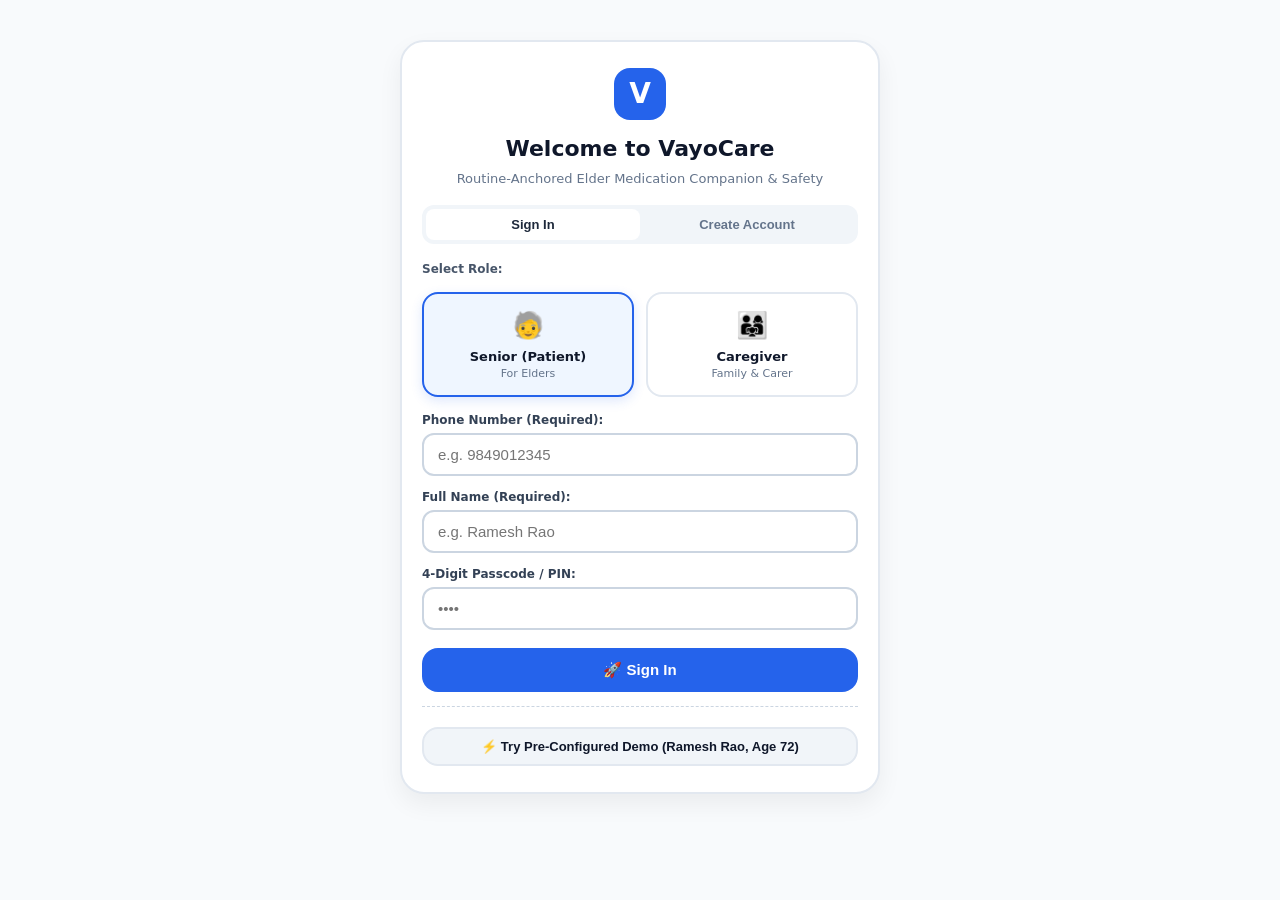
<file: static/index.html>
<!DOCTYPE html>
<html lang="en">
<head>
  <meta charset="UTF-8">
  <meta name="viewport" content="width=device-width, initial-scale=1.0, maximum-scale=1.0, user-scalable=no">
  <meta name="theme-color" content="#2563EB">
  <title>VayoCare - Routine-Anchored Senior Care</title>
  <link rel="manifest" href="/manifest.json">
  <link rel="stylesheet" href="/static/css/style.css">
  <link rel="icon" type="image/png" href="/static/icons/icon-192.png">
  <style>
    .login-overlay {
      position: fixed; inset: 0; background: #F8FAFC; z-index: 1000;
      overflow-y: auto; padding: 20px 16px; display: none;
    }
    .login-card {
      max-width: 480px; margin: 20px auto; background: white;
      border: 2px solid #E2E8F0; border-radius: 24px; padding: 26px 20px;
      box-shadow: 0 10px 25px rgba(0,0,0,0.06); text-align: center;
    }
    .role-grid { display: grid; grid-template-columns: 1fr 1fr; gap: 12px; margin: 14px 0; }
    .role-card {
      border: 2px solid #E2E8F0; border-radius: 16px; padding: 12px 10px;
      cursor: pointer; transition: all 0.2s;
    }
    .role-card.selected {
      border-color: #2563EB; background: #EFF6FF; box-shadow: 0 4px 12px rgba(37,99,235,0.15);
    }
    .input-box { width: 100%; border: 2px solid #CBD5E1; border-radius: 12px; padding: 11px 14px; font-size: 15px; margin-bottom: 12px; box-sizing: border-box; }
    .camera-modal {
      display: none; position: fixed; inset: 0; background: rgba(0,0,0,0.88); z-index: 2000;
      flex-direction: column; align-items: center; justify-content: center; padding: 16px;
    }
    .camera-box { background: white; border-radius: 20px; max-width: 460px; width: 100%; overflow: hidden; }
    .elder-card {
      background: white; border: 2px solid #BFDBFE; border-radius: 24px;
      padding: 22px 16px; text-align: center; box-shadow: 0 6px 18px rgba(37,99,235,0.08); margin-bottom: 18px;
    }
    .hero-badge {
      display: inline-block; background: #EFF6FF; color: #1D4ED8; border: 2px solid #93C5FD;
      padding: 6px 16px; border-radius: 20px; font-size: 16px; font-weight: 800; margin-bottom: 12px;
    }
    .action-grid { display: grid; grid-template-columns: 1fr 1fr; gap: 12px; margin-top: 16px; }
    .action-btn {
      padding: 16px 10px; border-radius: 16px; border: none; font-size: 16px; font-weight: 800;
      cursor: pointer; display: flex; flex-direction: column; align-items: center; justify-content: center; gap: 4px;
    }
    .btn-yes { background: #10B981; color: white; box-shadow: 0 4px 12px rgba(16,185,129,0.3); }
    .btn-no { background: #F1F5F9; color: #334155; border: 2px solid #CBD5E1; }
    .user-tag { background: #EFF6FF; color: #1E40AF; padding: 4px 10px; border-radius: 8px; font-size: 12px; font-weight: 800; }
    .onboarding-chat-box { max-height: 280px; overflow-y: auto; text-align: left; background: #F8FAFC; border: 1px solid #E2E8F0; border-radius: 16px; padding: 14px; margin-bottom: 14px; }
    .chat-bubble-agent { background: #EFF6FF; border: 1px solid #BFDBFE; color: #1E3A8A; padding: 10px 14px; border-radius: 14px; margin-bottom: 10px; font-size: 14px; line-height: 1.4; }
    .chat-bubble-user { background: #10B981; color: white; padding: 10px 14px; border-radius: 14px; margin-bottom: 10px; font-size: 14px; line-height: 1.4; margin-left: 20%; text-align: right; }
    .tab-nav { display: flex; background: white; border-top: 1px solid #E2E8F0; position: fixed; bottom: 0; left: 0; right: 0; z-index: 900; justify-content: space-around; padding: 6px 0; }
    .tab-btn { background: none; border: none; display: flex; flex-direction: column; align-items: center; font-size: 11px; font-weight: 700; color: #64748B; cursor: pointer; padding: 4px 8px; }
    .tab-btn.active { color: #2563EB; }
    .card-box { background: white; border: 1px solid #E2E8F0; border-radius: 20px; padding: 18px 16px; margin-bottom: 16px; box-shadow: 0 4px 12px rgba(0,0,0,0.03); }
  </style>
</head>
<body>

  <!-- Accessible Skip Link -->
  <a href="#main-content" class="skip-link">Skip to main content</a>

  <!-- ==================== AUTH & REGISTRATION SCREEN ==================== -->
  <div id="loginOverlay" class="login-overlay" role="dialog" aria-modal="true" aria-labelledby="loginTitle">
    <div class="login-card">
      <div style="width: 52px; height: 52px; border-radius: 16px; background: #2563EB; color: white; display: flex; align-items: center; justify-content: center; font-size: 28px; font-weight: bold; margin: 0 auto 12px;">V</div>
      <h2 id="loginTitle" style="font-size: 22px; font-weight: 900; margin-bottom: 4px;">Welcome to VayoCare</h2>
      <p style="font-size: 13px; color: #64748B; margin-bottom: 16px;">Routine-Anchored Elder Medication Companion & Safety</p>

      <!-- Auth Mode Switcher -->
      <div style="display: flex; background: #F1F5F9; border-radius: 12px; padding: 4px; margin-bottom: 16px;">
        <button id="authTabLogin" onclick="setAuthMode('login')" style="flex: 1; padding: 8px; border: none; border-radius: 8px; font-weight: 800; font-size: 13px; background: white; color: #1E293B; cursor: pointer;">Sign In</button>
        <button id="authTabRegister" onclick="setAuthMode('register')" style="flex: 1; padding: 8px; border: none; border-radius: 8px; font-weight: 800; font-size: 13px; background: none; color: #64748B; cursor: pointer;">Create Account</button>
      </div>

      <!-- Role Selection -->
      <div style="text-align: left; margin-bottom: 4px; font-weight: 700; font-size: 12px; color: #475569;">Select Role:</div>
      <div class="role-grid" role="radiogroup" aria-label="Role Selection">
        <div id="roleSelectPatient" class="role-card selected" onclick="selectRole('patient')" role="radio" aria-checked="true" tabindex="0">
          <span style="font-size: 26px;" aria-hidden="true">🧓</span>
          <div style="font-weight: 800; font-size: 13px; margin-top: 2px;">Senior (Patient)</div>
          <div style="font-size: 11px; color: #64748B;">For Elders</div>
        </div>
        <div id="roleSelectCaregiver" class="role-card" onclick="selectRole('caregiver')" role="radio" aria-checked="false" tabindex="0">
          <span style="font-size: 26px;" aria-hidden="true">👨‍👩‍👧</span>
          <div style="font-weight: 800; font-size: 13px; margin-top: 2px;">Caregiver</div>
          <div style="font-size: 11px; color: #64748B;">Family & Carer</div>
        </div>
      </div>

      <!-- Form Inputs -->
      <div style="text-align: left;">
        <label for="authPhone" style="display: block; margin-bottom: 4px; font-weight: 700; font-size: 12px; color: #334155;">Phone Number (Required):</label>
        <input type="tel" id="authPhone" class="input-box" placeholder="e.g. 9849012345" required>

        <label for="authName" style="display: block; margin-bottom: 4px; font-weight: 700; font-size: 12px; color: #334155;">Full Name (Required):</label>
        <input type="text" id="authName" class="input-box" placeholder="e.g. Ramesh Rao" required>

        <div id="registerFields" style="display: none;">
          <div id="patientRegisterFields" style="display: grid; grid-template-columns: 1fr 1fr; gap: 10px;">
            <div>
              <label for="authAge" style="display: block; margin-bottom: 4px; font-weight: 700; font-size: 12px; color: #334155;">Age:</label>
              <input type="number" id="authAge" class="input-box" placeholder="e.g. 72">
            </div>
            <div>
              <label for="authGender" style="display: block; margin-bottom: 4px; font-weight: 700; font-size: 12px; color: #334155;">Gender:</label>
              <select id="authGender" class="input-box">
                <option value="Male">Male</option>
                <option value="Female">Female</option>
                <option value="Other">Other</option>
              </select>
            </div>
          </div>

          <div id="caregiverRegisterFields" style="display: none;">
            <label for="authEmail" style="display: block; margin-bottom: 4px; font-weight: 700; font-size: 12px; color: #334155;">Email (Required for Caregivers):</label>
            <input type="email" id="authEmail" class="input-box" placeholder="e.g. caregiver@family.com">
          </div>
        </div>

        <label for="authPasscode" style="display: block; margin-bottom: 4px; font-weight: 700; font-size: 12px; color: #334155;">4-Digit Passcode / PIN:</label>
        <input type="password" id="authPasscode" class="input-box" placeholder="••••" maxlength="6" required>
      </div>

      <button id="authSubmitBtn" class="btn-primary" onclick="handleAuthSubmit()" style="width: 100%; padding: 13px; font-size: 15px; margin-top: 6px;">
        🚀 Sign In
      </button>

      <!-- Demo Account Quick Loader -->
      <div id="demoOptionDiv" style="margin-top: 14px; border-top: 1px dashed #CBD5E1; padding-top: 12px;">
        <button class="btn-secondary" onclick="loginDemoProfile()" style="width: 100%; padding: 10px; font-size: 13px;">
          ⚡ Try Pre-Configured Demo (Ramesh Rao, Age 72)
        </button>
      </div>
    </div>
  </div>

  <!-- ==================== CAMERA / OCR MODAL ==================== -->
  <div id="cameraModal" class="camera-modal" role="dialog" aria-modal="true" aria-label="Camera Capture">
    <div class="camera-box">
      <div style="padding: 12px 16px; background: #1E293B; color: white; display: flex; justify-content: space-between; align-items: center;">
        <span style="font-weight: 800; font-size: 14px;">📸 Prescription / Strip Scanner</span>
        <button onclick="closeCameraModal()" aria-label="Close Camera" style="background: none; border: none; color: white; font-size: 20px; cursor: pointer;">✕</button>
      </div>
      <div style="position: relative; background: #000; min-height: 260px; max-height: 320px; display: flex; align-items: center; justify-content: center;">
        <video id="cameraVideo" autoplay playsinline style="width: 100%; max-height: 320px; object-fit: cover;"></video>
        <canvas id="cameraCanvas" style="display: none;"></canvas>
      </div>
      <div style="padding: 12px; display: flex; gap: 8px; background: #F8FAFC;">
        <button onclick="captureCameraPhoto()" class="btn-primary" style="flex: 2; padding: 11px; font-size: 14px;">📸 Snap Photo</button>
        <label for="fallbackFileInput" class="btn-secondary" style="flex: 1; padding: 11px; font-size: 13px; text-align: center; cursor: pointer; margin: 0;">📁 Gallery</label>
        <input type="file" id="fallbackFileInput" accept="image/*" style="display: none;" onchange="handleFileFallback(this)">
      </div>
    </div>
  </div>

  <!-- ==================== HEADER ==================== -->
  <header class="app-header">
    <div class="brand-wrapper">
      <div class="brand-logo" aria-hidden="true">V</div>
      <div>
        <h1 class="brand-title">VayoCare</h1>
        <p class="brand-subtitle" id="userStatusTag">Senior Mode</p>
      </div>
    </div>
    <div style="display: flex; align-items: center; gap: 6px;">
      <button onclick="toggleLargeText()" aria-label="Toggle larger font size" class="btn-pill" style="font-size: 12px; font-weight: 800; padding: 5px 8px;">A+</button>
      <button onclick="toggleHighContrast()" aria-label="Toggle high contrast accessibility mode" class="btn-pill" style="font-size: 12px; font-weight: 800; padding: 5px 8px;">🌓</button>
      <button onclick="logoutUser()" class="btn-pill" style="font-size: 11px; padding: 5px 8px; background: #F1F5F9; border: 1px solid #CBD5E1;">Log Out</button>
      <div class="lang-selector-group" role="group" aria-label="Language Selector">
        <button class="lang-btn active" data-lang="en" onclick="setAppLanguage('en')" aria-label="Switch to English">EN</button>
        <button class="lang-btn" data-lang="hi" onclick="setAppLanguage('hi')" aria-label="Switch to Hindi">हिंदी</button>
        <button class="lang-btn" data-lang="te" onclick="setAppLanguage('te')" aria-label="Switch to Telugu">తెలుగు</button>
      </div>
    </div>
  </header>

  <main class="container" id="main-content" style="padding-bottom: 70px;">

    <!-- ==================== CONVERSATIONAL ONBOARDING VIEW ==================== -->
    <div id="seniorOnboardingView" style="display: none;">
      <div class="card-box" style="border: 2px solid #3B82F6;">
        <h2 style="font-size: 18px; font-weight: 900; color: #1D4ED8; margin-bottom: 6px;">🎙️ Health Circle Onboarding</h2>
        <p style="font-size: 13px; color: #475569; margin-bottom: 12px;">Speak or type your daily routine. We will set up your personalized reminders in under 1 minute.</p>
        
        <div id="onboardingChatLog" class="onboarding-chat-box"></div>

        <div style="display: flex; gap: 8px; align-items: center;">
          <input type="text" id="onboardingInputText" class="input-box" placeholder="Speak or type your answer..." style="margin-bottom: 0; flex: 1;">
          <button id="onboardingMicBtn" class="btn-pill" onclick="toggleOnboardingVoice()" style="padding: 11px 14px; font-size: 18px; background: #EFF6FF; border: 2px solid #93C5FD;">🎙️</button>
          <button class="btn-primary" onclick="sendOnboardingStep()" style="padding: 11px 16px; font-size: 14px;">Send</button>
        </div>

        <div id="onboardingPhotoPrompt" style="display: none; margin-top: 16px; background: #EFF6FF; border: 1px dashed #3B82F6; border-radius: 14px; padding: 14px; text-align: center;">
          <h4 style="font-size: 14px; font-weight: 800; color: #1E40AF; margin-bottom: 4px;">📸 Optional: Add Prescription or Tablet Strip Photos</h4>
          <p style="font-size: 12px; color: #3B82F6; margin-bottom: 10px;">Our AI verifies chemical salts and checks for missing medicines.</p>
          <div style="display: flex; gap: 8px; justify-content: center;">
            <button class="btn-primary" onclick="openCameraModal('onboarding')" style="padding: 8px 14px; font-size: 13px;">📸 Snap / Upload Photo</button>
            <button class="btn-secondary" onclick="finishOnboardingDirectly()" style="padding: 8px 14px; font-size: 13px;">Skip to Dashboard</button>
          </div>
        </div>
      </div>
    </div>

    <!-- ==================== 1. SENIOR VIEW (5 TABS) ==================== -->
    <div id="seniorSection">
      
      <!-- Pending Elder Approvals Banner -->
      <div id="elderConsentBanner" style="display: none; background: #FFFBEB; border: 2px solid #F59E0B; border-radius: 16px; padding: 14px; margin-bottom: 16px;">
        <h4 style="color: #B45309; font-weight: 800; font-size: 14px; margin-bottom: 4px;">⚠️ Caregiver Proposed a New Medicine</h4>
        <p style="font-size: 12px; color: #92400E; margin-bottom: 8px;">Do you approve adding this medication to your scheduled routine?</p>
        <div id="pendingMedsList"></div>
      </div>

      <!-- Tab 1: Today (Companion Check-in) -->
      <section id="senior-today" class="tab-content active" aria-label="Senior Today View">
        <div class="elder-card">
          <div class="hero-badge" id="heroPillLabel">💊 Daily Medicine Check-in</div>
          
          <div class="companion-bubble" id="companionSpeechBubble" role="status" aria-live="polite" style="font-size: 17px; line-height: 1.5; text-align: center; border-left: none; background: #F0FDF4; color: #166534; border: 2px solid #BBF7D0; padding: 16px; border-radius: 18px;">
            "Have you finished your meal? Did you take your scheduled medicine?"
          </div>

          <div class="mic-wrapper" style="margin: 16px auto 10px;">
            <button id="micBtn" class="btn-mic" onclick="toggleVoiceInput()" aria-label="Tap to speak into microphone">🎙️</button>
            <p class="mic-hint" id="i18n-micHint" style="font-size: 15px; margin-top: 6px;">Tap to Speak to Companion</p>
            <span class="voice-status-pill" id="voiceStatusPill" role="status" aria-live="polite">Ready • Microphone Active</span>
          </div>

          <div class="action-grid">
            <button class="action-btn btn-yes" onclick="submitQuickDose('taken')" aria-label="Confirm dose taken">
              <span style="font-size: 22px;" aria-hidden="true">✅</span>
              <span id="i18n-btnTaken">Yes, Taken<br><small style="font-size:11px; font-weight:600;">(Confirmed)</small></span>
            </button>
            <button class="action-btn btn-no" onclick="submitQuickDose('skipped')" aria-label="Postpone or skip dose">
              <span style="font-size: 22px;" aria-hidden="true">⏰</span>
              <span id="i18n-btnLater">Take Later<br><small style="font-size:11px; font-weight:600;">(Remind Soon)</small></span>
            </button>
          </div>
        </div>

        <div class="section-header" style="margin-top: 18px;">
          <h2 class="section-title" id="i18n-todayMedsHeading">Today's Essential Medicines</h2>
        </div>
        <div id="medicationsList" class="med-list-container" role="feed" aria-label="Active Medicines Feed"></div>
      </section>

      <!-- Tab 2: Medicines Inventory -->
      <section id="senior-medicines" class="tab-content" aria-label="Senior Medicines Inventory" style="display: none;">
        <div class="card-box">
          <div style="display: flex; justify-content: space-between; align-items: center; margin-bottom: 12px;">
            <h2 style="font-size: 17px; font-weight: 800;">💊 Your Medication Inventory</h2>
            <button class="btn-primary" onclick="openCameraModal('rx_audit')" style="padding: 7px 12px; font-size: 12px;">📸 Scan New Rx</button>
          </div>
          <div id="fullMedicinesList"></div>
        </div>
      </section>

      <!-- Tab 3: History & Adherence Stats -->
      <section id="senior-history" class="tab-content" aria-label="Senior History & Stats" style="display: none;">
        <div class="card-box">
          <h2 style="font-size: 17px; font-weight: 800; margin-bottom: 12px;">📊 Medication Adherence & Routine Consistency</h2>
          <div style="display: grid; grid-template-columns: 1fr 1fr; gap: 10px; margin-bottom: 16px;">
            <div style="background: #EFF6FF; border: 1px solid #BFDBFE; border-radius: 14px; padding: 14px; text-align: center;">
              <div style="font-size: 28px; font-weight: 900; color: #1D4ED8;" id="seniorAdherenceRate">--%</div>
              <div style="font-size: 12px; color: #1E40AF; font-weight: 700;">7-Day Adherence</div>
            </div>
            <div style="background: #F0FDF4; border: 1px solid #BBF7D0; border-radius: 14px; padding: 14px; text-align: center;">
              <div style="font-size: 28px; font-weight: 900; color: #15803D;" id="seniorStreakDays">7</div>
              <div style="font-size: 12px; color: #166534; font-weight: 700;">Day Streak 🔥</div>
            </div>
          </div>
          <h3 style="font-size: 14px; font-weight: 800; margin-bottom: 8px;">Dose History Logs:</h3>
          <div id="seniorDoseHistoryList"></div>
        </div>
      </section>

      <!-- Tab 4: Profile & Caregivers -->
      <section id="senior-profile" class="tab-content" aria-label="Senior Profile & Caregiver Links" style="display: none;">
        <div class="card-box">
          <h2 style="font-size: 17px; font-weight: 800; margin-bottom: 12px;">👤 Patient Health Profile</h2>
          <div id="patientProfileCard" style="background: #F8FAFC; border-radius: 14px; padding: 14px; margin-bottom: 16px;"></div>

          <h3 style="font-size: 15px; font-weight: 800; margin-bottom: 8px;">👨‍👩‍👧 Linked Caregivers & Family:</h3>
          <div id="seniorCaregiversList"></div>
        </div>
      </section>

      <!-- Tab 5: Emergency QR Pass -->
      <section id="senior-emergency" class="tab-content" aria-label="Emergency Pass" style="display: none;">
        <div class="card-box" style="text-align: center;">
          <h2 style="font-size: 17px; font-weight: 900; color: #B91C1C;">🚨 Zero-App Emergency Clinical Pass</h2>
          <p style="font-size: 12px; color: #64748B; margin-bottom: 14px;">Paramedics and ER doctors scan this QR with any camera. No app required.</p>

          <div style="display: inline-block; padding: 14px; background: white; border: 2px solid #CBD5E1; border-radius: 18px; margin-bottom: 12px;">
            <div id="emergencyQrContainer"></div>
          </div>

          <div style="margin-bottom: 14px;">
            <div style="font-size: 12px; font-weight: 700; color: #64748B;">ACTIVE ROLLING ACCESS PIN</div>
            <div id="emergencyRollingPinText" style="font-size: 32px; font-weight: 900; letter-spacing: 4px; color: #1E293B;">------</div>
            <div id="emergencyPinTimerText" style="font-size: 12px; color: #DC2626; font-weight: 700;">Rotates in 60s</div>
          </div>

          <!-- Consent Toggles -->
          <div style="text-align: left; background: #F8FAFC; border: 1px solid #E2E8F0; border-radius: 14px; padding: 12px; margin-bottom: 14px;">
            <h4 style="font-size: 13px; font-weight: 800; margin-bottom: 8px;">🔒 Senior Privacy & Consent Controls:</h4>
            <label style="display: flex; align-items: center; justify-content: space-between; font-size: 13px; margin-bottom: 6px;">
              <span>Share Active Medications & Chemical Salts</span>
              <input type="checkbox" id="consentShareMeds" checked>
            </label>
            <label style="display: flex; align-items: center; justify-content: space-between; font-size: 13px; margin-bottom: 6px;">
              <span>Share Chronic Conditions & Allergies</span>
              <input type="checkbox" id="consentShareConditions" checked>
            </label>
            <label style="display: flex; align-items: center; justify-content: space-between; font-size: 13px;">
              <span>Share Cardiologist & Hospital Contact</span>
              <input type="checkbox" id="consentShareDoctor" checked>
            </label>
          </div>

          <button class="btn-primary" onclick="downloadClinicalPdf()" style="width: 100%; padding: 12px; font-size: 14px; background: #1E3A8A;">
            📄 Download Official Clinical Brief (PDF)
          </button>
        </div>
      </section>

      <!-- Senior Bottom Navigation (5 Tabs) -->
      <nav id="seniorNav" class="tab-nav" aria-label="Senior Navigation">
        <button class="tab-btn active" onclick="switchSeniorTab('today')">
          <span style="font-size: 20px;">🏠</span>
          <span>Today</span>
        </button>
        <button class="tab-btn" onclick="switchSeniorTab('medicines')">
          <span style="font-size: 20px;">💊</span>
          <span>Meds</span>
        </button>
        <button class="tab-btn" onclick="switchSeniorTab('history')">
          <span style="font-size: 20px;">📊</span>
          <span>Stats</span>
        </button>
        <button class="tab-btn" onclick="switchSeniorTab('profile')">
          <span style="font-size: 20px;">👤</span>
          <span>Profile</span>
        </button>
        <button class="tab-btn" onclick="switchSeniorTab('emergency')">
          <span style="font-size: 20px;">🚨</span>
          <span>QR Pass</span>
        </button>
      </nav>

    </div>

    <!-- ==================== 2. CAREGIVER COMMAND HUB ==================== -->
    <div id="caregiverSection" style="display: none;">
      
      <!-- Multi-Senior Switcher & Header -->
      <div class="card-box" style="background: #1E293B; color: white;">
        <div style="display: flex; justify-content: space-between; align-items: center; margin-bottom: 8px;">
          <h2 style="font-size: 16px; font-weight: 800; color: #93C5FD;">👨‍👩‍👧 Caregiver Command Hub</h2>
          <button class="btn-pill" onclick="openAddSeniorModal()" style="font-size: 11px; padding: 4px 10px; background: #3B82F6; color: white; border: none;">+ Add Senior</button>
        </div>
        <div style="font-size: 12px; color: #94A3B8; margin-bottom: 6px;">Managing Senior:</div>
        <select id="cgSeniorSelect" onchange="onCgSelectedSeniorChanged()" class="input-box" style="background: #334155; color: white; border-color: #475569; margin-bottom: 4px;"></select>
      </div>

      <!-- Quick Actions Grid -->
      <div style="display: grid; grid-template-columns: 1fr 1fr; gap: 10px; margin-bottom: 16px;">
        <button class="card-box" onclick="openProposeMedModal()" style="text-align: center; border: 2px dashed #3B82F6; margin-bottom: 0; cursor: pointer;">
          <span style="font-size: 24px;">➕</span>
          <div style="font-weight: 800; font-size: 13px; color: #1E40AF; margin-top: 4px;">Propose Medicine</div>
          <div style="font-size: 11px; color: #64748B;">Requires Senior Consent</div>
        </button>
        <button class="card-box" onclick="openVoiceNoteModal()" style="text-align: center; border: 2px dashed #10B981; margin-bottom: 0; cursor: pointer;">
          <span style="font-size: 24px;">🎙️</span>
          <div style="font-weight: 800; font-size: 13px; color: #065F46; margin-top: 4px;">Add Voice Note</div>
          <div style="font-size: 11px; color: #64748B;">Auto-Anchored via AI</div>
        </button>
      </div>

      <!-- Caregiver Adherence & Safety Insights -->
      <div class="card-box">
        <h3 style="font-size: 15px; font-weight: 800; margin-bottom: 8px;">📈 Live Adherence & Missed Dose Patterns</h3>
        <div id="cgAdherenceSummary" style="font-size: 13px; color: #475569;">Loading clinical metrics...</div>
      </div>

      <!-- Doctor Appointments Manager -->
      <div class="card-box">
        <div style="display: flex; justify-content: space-between; align-items: center; margin-bottom: 8px;">
          <h3 style="font-size: 15px; font-weight: 800;">📅 Upcoming Doctor Appointments</h3>
          <button class="btn-primary" onclick="openAppointmentModal()" style="padding: 5px 10px; font-size: 12px;">+ Add</button>
        </div>
        <div id="cgAppointmentsList"></div>
      </div>

      <!-- Activity Audit Trail -->
      <div class="card-box">
        <h3 style="font-size: 15px; font-weight: 800; margin-bottom: 8px;">🛡️ Immutable Security & Health Audit Trail</h3>
        <div id="cgActivityLogsList"></div>
      </div>

      <!-- Unlink Senior Option -->
      <div style="text-align: center; margin-top: 20px;">
        <button onclick="unlinkCurrentSenior()" class="btn-pill" style="color: #DC2626; border: 1px solid #FCA5A5; background: #FEF2F2; font-size: 12px; padding: 6px 12px;">
          ✕ Unlink Current Senior from Account
        </button>
      </div>
    </div>

  </main>

  <script src="/static/js/app.js"></script>
</body>
</html>
</file>
<file: static/css/style.css>
/* Skip Link for Keyboard Accessibility */
.skip-link {
  position: absolute;
  top: -60px;
  left: 10px;
  background: #1D4ED8;
  color: #FFFFFF;
  padding: 10px 18px;
  border-radius: 8px;
  z-index: 10000;
  font-weight: 800;
  text-decoration: none;
  transition: top 0.2s ease;
}
.skip-link:focus {
  top: 10px;
}

/* High Contrast Mode */
body.high-contrast {
  background-color: #000000 !important;
  color: #FFFFFF !important;
}
body.high-contrast .card,
body.high-contrast .elder-card,
body.high-contrast .app-header {
  background-color: #121212 !important;
  border-color: #FFFFFF !important;
  color: #FFFFFF !important;
}
body.high-contrast .brand-title,
body.high-contrast h1, body.high-contrast h2, body.high-contrast h3,
body.high-contrast p, body.high-contrast span {
  color: #FFFFFF !important;
}
body.high-contrast .btn-primary {
  background: #FBBF24 !important;
  color: #000000 !important;
  border: 2px solid #FFFFFF !important;
}

/* Large Text Mode */
body.large-text {
  font-size: 22px !important;
}
body.large-text .brand-title { font-size: 28px !important; }
body.large-text .hero-badge { font-size: 22px !important; }
body.large-text .action-btn { font-size: 22px !important; }

/* Accessible Focus Rings */
a:focus-visible, button:focus-visible, input:focus-visible, select:focus-visible, textarea:focus-visible {
  outline: 3px solid #2563EB !important;
  outline-offset: 3px !important;
}

/* Reduced Motion Support */
@media (prefers-reduced-motion: reduce) {
  *, *::before, *::after {
    animation-duration: 0.01ms !important;
    animation-iteration-count: 1 !important;
    transition-duration: 0.01ms !important;
    scroll-behavior: auto !important;
  }
}

:root {
  --primary: #2563EB;
  --primary-hover: #1D4ED8;
  --primary-light: #EFF6FF;
  --secondary: #10B981;
  --secondary-light: #ECFDF5;
  --danger: #EF4444;
  --danger-light: #FEF2F2;
  --warning: #F59E0B;
  --warning-light: #FFFBEB;
  --text-dark: #0F172A;
  --text-muted: #475569;
  --bg-main: #F8FAFC;
  --card-bg: #FFFFFF;
  --border-color: #E2E8F0;
  --font-base: system-ui, -apple-system, BlinkMacSystemFont, "Segoe UI", Roboto, sans-serif;
}

* {
  box-sizing: border-box;
  margin: 0;
  padding: 0;
  -webkit-tap-highlight-color: transparent;
}

body {
  font-family: var(--font-base);
  background-color: var(--bg-main);
  color: var(--text-dark);
  font-size: 18px;
  line-height: 1.5;
  padding-bottom: 90px; /* space for bottom nav */
}

/* App Header */
.app-header {
  background: #FFFFFF;
  border-bottom: 2px solid var(--border-color);
  padding: 16px 20px;
  position: sticky;
  top: 0;
  z-index: 50;
  display: flex;
  justify-content: space-between;
  align-items: center;
}

.brand-wrapper {
  display: flex;
  align-items: center;
  gap: 12px;
}

.brand-logo {
  width: 44px;
  height: 44px;
  border-radius: 12px;
  background: var(--primary);
  display: flex;
  align-items: center;
  justify-content: center;
  color: white;
  font-size: 24px;
  font-weight: bold;
}

.brand-title {
  font-size: 22px;
  font-weight: 800;
  color: var(--text-dark);
}

.brand-subtitle {
  font-size: 13px;
  color: var(--text-muted);
  font-weight: 500;
}

.lang-selector-group {
  display: flex;
  background: #F1F5F9;
  padding: 4px;
  border-radius: 12px;
  gap: 4px;
}

.lang-btn {
  border: none;
  background: transparent;
  padding: 6px 10px;
  font-size: 14px;
  font-weight: 700;
  border-radius: 8px;
  cursor: pointer;
  color: var(--text-muted);
  transition: all 0.2s ease;
}

.lang-btn.active {
  background: var(--primary);
  color: white;
  box-shadow: 0 2px 4px rgba(37,99,235,0.3);
}

/* Main Container */
.container {
  max-width: 600px;
  margin: 0 auto;
  padding: 16px;
}

/* Tab Panels */
.tab-content {
  display: none;
  animation: fadeIn 0.25s ease-in-out;
}

.tab-content.active {
  display: block;
}

@keyframes fadeIn {
  from { opacity: 0; transform: translateY(6px); }
  to { opacity: 1; transform: translateY(0); }
}

/* Cards */
.card {
  background: var(--card-bg);
  border: 1px solid var(--border-color);
  border-radius: 20px;
  padding: 20px;
  margin-bottom: 20px;
  box-shadow: 0 4px 6px -1px rgba(0, 0, 0, 0.05);
}

/* Big Routine Greeting Banner */
.routine-banner {
  background: linear-gradient(135deg, #1E3A8A, #2563EB);
  color: white;
  border-radius: 24px;
  padding: 24px 20px;
  margin-bottom: 20px;
  position: relative;
  overflow: hidden;
}

.routine-banner h2 {
  font-size: 26px;
  font-weight: 800;
  margin-bottom: 6px;
}

.routine-tag {
  display: inline-block;
  background: rgba(255, 255, 255, 0.2);
  backdrop-filter: blur(8px);
  padding: 4px 12px;
  border-radius: 20px;
  font-size: 14px;
  font-weight: 600;
  margin-bottom: 12px;
}

.routine-time {
  font-size: 16px;
  opacity: 0.95;
}

/* Voice Companion Floating / Center Section */
.companion-box {
  background: #FFFFFF;
  border: 2px solid #BFDBFE;
  border-radius: 24px;
  padding: 24px 20px;
  text-align: center;
  margin-bottom: 24px;
  box-shadow: 0 10px 25px -5px rgba(37, 99, 235, 0.12);
}

.companion-avatar {
  width: 68px;
  height: 68px;
  margin: 0 auto 12px;
  border-radius: 50%;
  background: var(--primary-light);
  display: flex;
  align-items: center;
  justify-content: center;
  font-size: 34px;
}

.companion-bubble {
  background: var(--primary-light);
  color: #1E3A8A;
  font-size: 20px;
  font-weight: 700;
  padding: 16px 20px;
  border-radius: 18px;
  margin-bottom: 18px;
  line-height: 1.4;
  border-left: 6px solid var(--primary);
  text-align: left;
}

.mic-wrapper {
  margin: 16px auto;
  display: flex;
  flex-direction: column;
  align-items: center;
}

.btn-mic {
  width: 90px;
  height: 90px;
  border-radius: 50%;
  background: var(--primary);
  color: white;
  border: none;
  font-size: 38px;
  cursor: pointer;
  display: flex;
  align-items: center;
  justify-content: center;
  box-shadow: 0 8px 20px rgba(37, 99, 235, 0.4);
  transition: transform 0.2s, background-color 0.2s;
  position: relative;
}

.btn-mic:active, .btn-mic.listening {
  transform: scale(1.08);
  background: var(--danger);
  box-shadow: 0 0 0 12px rgba(239, 68, 68, 0.25);
}

.mic-hint {
  font-size: 15px;
  font-weight: 700;
  color: var(--text-muted);
  margin-top: 10px;
}

.voice-status-pill {
  display: inline-block;
  padding: 6px 14px;
  background: #F1F5F9;
  border-radius: 20px;
  font-size: 14px;
  font-weight: 600;
  color: var(--text-muted);
  margin-top: 8px;
}

/* Quick Response Buttons */
.quick-responses {
  display: flex;
  gap: 10px;
  margin-top: 14px;
  justify-content: center;
  flex-wrap: wrap;
}

.btn-pill {
  background: #F8FAFC;
  border: 2px solid var(--border-color);
  padding: 10px 16px;
  border-radius: 30px;
  font-size: 15px;
  font-weight: 700;
  cursor: pointer;
  display: flex;
  align-items: center;
  gap: 6px;
  transition: all 0.2s;
}

.btn-pill:hover, .btn-pill:active {
  background: var(--primary-light);
  border-color: var(--primary);
  color: var(--primary);
}

.btn-pill.success {
  background: var(--secondary-light);
  border-color: var(--secondary);
  color: #065F46;
}

.btn-pill.danger {
  background: var(--danger-light);
  border-color: var(--danger);
  color: #991B1B;
}

/* Medication Item Card */
.med-card {
  display: flex;
  align-items: center;
  background: white;
  border: 2px solid var(--border-color);
  border-radius: 20px;
  padding: 16px;
  margin-bottom: 14px;
  gap: 16px;
}

.med-icon-pill {
  width: 54px;
  height: 54px;
  border-radius: 16px;
  display: flex;
  align-items: center;
  justify-content: center;
  font-size: 28px;
  flex-shrink: 0;
}

.med-details {
  flex-grow: 1;
}

.med-name {
  font-size: 20px;
  font-weight: 800;
  color: var(--text-dark);
}

.med-salt {
  font-size: 14px;
  color: var(--text-muted);
  font-weight: 600;
  margin-bottom: 4px;
}

.med-badge {
  display: inline-block;
  font-size: 12px;
  font-weight: 800;
  text-transform: uppercase;
  padding: 2px 8px;
  border-radius: 6px;
}

.badge-high {
  background: #FEE2E2;
  color: #DC2626;
}

.badge-low {
  background: #E0E7FF;
  color: #4F46E5;
}

.med-stock {
  font-size: 13px;
  font-weight: 700;
  margin-top: 4px;
}

.stock-urgent {
  color: var(--danger);
}

.med-actions {
  display: flex;
  flex-direction: column;
  gap: 6px;
}

.btn-action {
  border: none;
  padding: 10px 14px;
  border-radius: 12px;
  font-size: 15px;
  font-weight: 800;
  cursor: pointer;
  display: flex;
  align-items: center;
  gap: 6px;
}

.btn-taken {
  background: var(--secondary);
  color: white;
}

.btn-skip {
  background: #F1F5F9;
  color: var(--text-muted);
}

/* Refill Runway UI (USP 2) */
.runway-grid {
  display: flex;
  flex-direction: column;
  gap: 12px;
  margin-top: 16px;
}

.runway-card {
  border-left: 6px solid var(--primary);
  background: #F8FAFC;
  padding: 14px 16px;
  border-radius: 14px;
  display: flex;
  justify-content: space-between;
  align-items: center;
}

.runway-card.urgent {
  border-left-color: var(--danger);
  background: #FEF2F2;
}

.runway-card.moderate {
  border-left-color: var(--warning);
  background: #FFFBEB;
}

/* Rolling PIN & QR Section (USP 3) */
.qr-container {
  text-align: center;
  padding: 20px 10px;
}

.qr-image-wrapper {
  background: white;
  padding: 16px;
  border-radius: 20px;
  display: inline-block;
  box-shadow: 0 4px 12px rgba(0, 0, 0, 0.08);
  margin-bottom: 16px;
}

.qr-image-wrapper img {
  width: 220px;
  height: 220px;
  display: block;
}

.rolling-pin-display {
  background: #1E293B;
  color: #38BDF8;
  font-family: monospace;
  font-size: 38px;
  font-weight: 900;
  letter-spacing: 6px;
  padding: 12px 24px;
  border-radius: 16px;
  display: inline-block;
  margin-bottom: 10px;
}

.timer-bar-wrapper {
  width: 200px;
  height: 8px;
  background: #E2E8F0;
  border-radius: 4px;
  margin: 10px auto;
  overflow: hidden;
}

.timer-bar-fill {
  height: 100%;
  background: var(--primary);
  transition: width 1s linear;
}

/* Caretaker Stats */
.stats-row {
  display: grid;
  grid-template-columns: repeat(3, 1fr);
  gap: 12px;
  margin-bottom: 20px;
}

.stat-box {
  background: white;
  border: 1px solid var(--border-color);
  padding: 14px 8px;
  border-radius: 16px;
  text-align: center;
}

.stat-val {
  font-size: 26px;
  font-weight: 900;
  color: var(--primary);
}

.stat-label {
  font-size: 12px;
  font-weight: 700;
  color: var(--text-muted);
}

/* Bottom Navigation Bar for Mobile */
.bottom-nav {
  position: fixed;
  bottom: 0;
  left: 0;
  right: 0;
  height: 72px;
  background: #FFFFFF;
  border-top: 2px solid var(--border-color);
  display: flex;
  justify-content: space-around;
  align-items: center;
  z-index: 100;
  padding: 0 4px;
}

.nav-item {
  border: none;
  background: transparent;
  display: flex;
  flex-direction: column;
  align-items: center;
  justify-content: center;
  color: var(--text-muted);
  font-size: 11px;
  font-weight: 700;
  cursor: pointer;
  flex: 1;
  padding: 6px 0;
  transition: all 0.2s ease;
}

.nav-item .nav-icon {
  font-size: 22px;
  margin-bottom: 2px;
}

.nav-item.active {
  color: var(--primary);
}

.nav-item.active .nav-icon {
  transform: translateY(-2px);
}

/* Button styles */
.btn-primary {
  width: 100%;
  background: var(--primary);
  color: white;
  border: none;
  border-radius: 16px;
  padding: 16px;
  font-size: 18px;
  font-weight: 800;
  cursor: pointer;
  display: flex;
  align-items: center;
  justify-content: center;
  gap: 8px;
  margin-top: 10px;
}

.btn-secondary {
  background: #F1F5F9;
  color: var(--text-dark);
  border: 2px solid var(--border-color);
  border-radius: 16px;
  padding: 14px;
  font-size: 16px;
  font-weight: 700;
  cursor: pointer;
  width: 100%;
  margin-top: 8px;
}

/* Alert notifications log */
.alert-item {
  border-radius: 12px;
  padding: 12px 16px;
  margin-bottom: 10px;
  border-left: 5px solid #64748B;
  background: #F8FAFC;
  font-size: 14px;
}

.alert-item.critical {
  border-left-color: var(--danger);
  background: #FEF2F2;
}

.alert-item.warning {
  border-left-color: var(--warning);
  background: #FFFBEB;
}

.alert-item.info {
  border-left-color: var(--primary);
  background: #EFF6FF;
}

/* Responsive adjustments */
@media (min-width: 640px) {
  .container {
    padding-top: 24px;
  }
}
</file>
